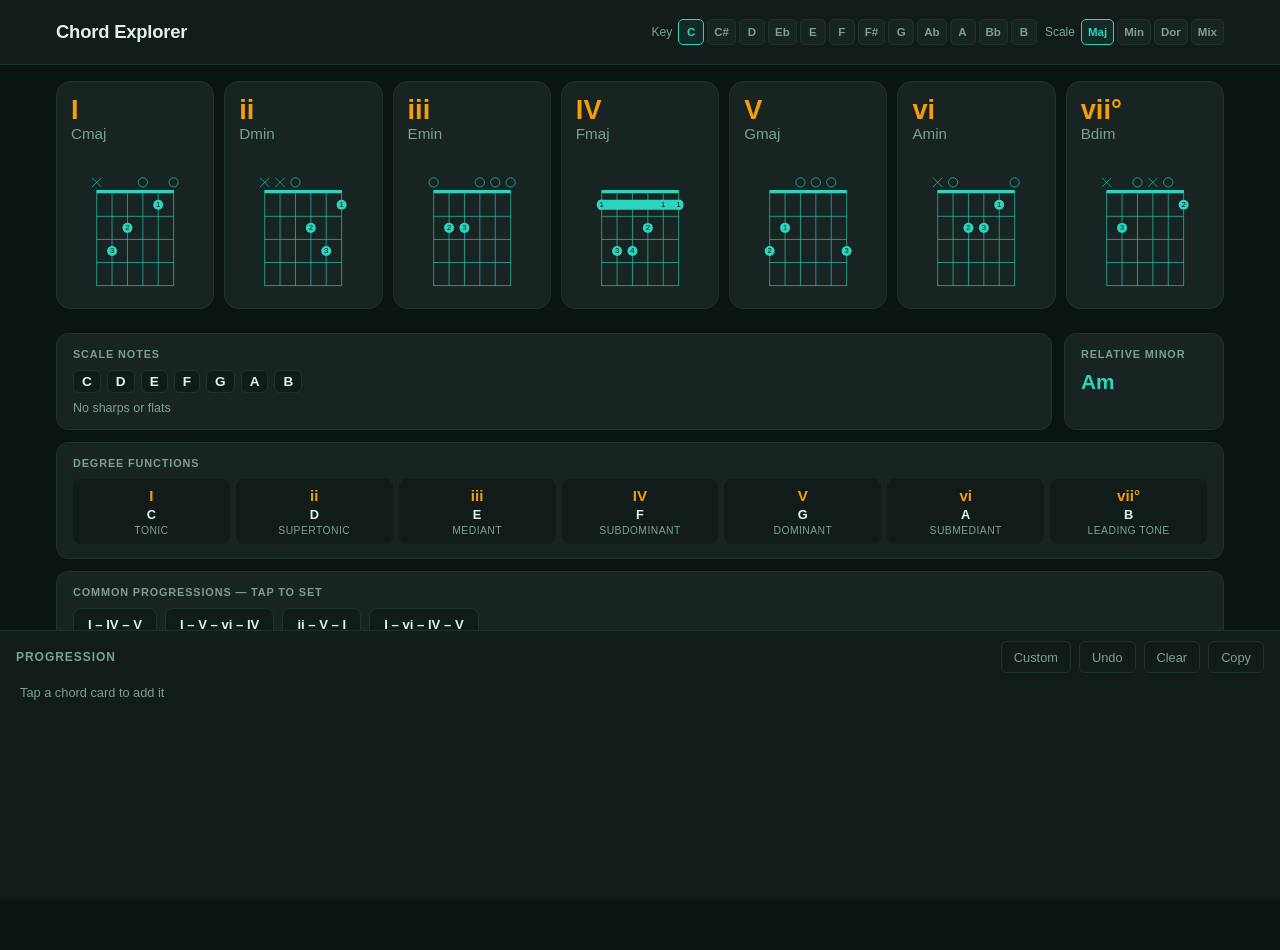
<file: chords/index.html>
<!doctype html>
<html lang="en">
  <head>
    <meta charset="UTF-8" />
    <meta name="viewport" content="width=device-width, initial-scale=1.0" />
    <title>Chord Explorer</title>
    <link rel="icon" type="image/svg+xml" href="data:image/svg+xml,<svg xmlns='http://www.w3.org/2000/svg' viewBox='0 0 100 100'><text y='.9em' font-size='90'>🎸</text></svg>" />
    <script type="module" crossorigin src="/chords/assets/index-BFsKRu4Z.js"></script>
    <link rel="stylesheet" crossorigin href="/chords/assets/index-DMAaNh43.css">
  </head>
  <body>
    <header id="app-header">
      <div class="header-inner">
        <h1 class="app-title">Chord Explorer</h1>
        <div class="controls">
          <div class="control-group">
            <label>Key</label>
            <div id="key-buttons" class="btn-group"></div>
          </div>
          <div class="control-group">
            <label>Scale</label>
            <div id="scale-buttons" class="btn-group"></div>
          </div>
        </div>
      </div>
    </header>

    <main>
      <div id="chord-grid"></div>
      <section id="theory-panel"></section>
    </main>

    <footer id="progression-bar">
      <div class="progression-header">
        <span class="progression-label">Progression</span>
        <div class="progression-actions">
          <button id="custom-chord-btn" class="btn-ghost">Custom</button>
          <button id="undo-btn" class="btn-ghost">Undo</button>
          <button id="clear-btn" class="btn-ghost">Clear</button>
          <button id="copy-btn" class="btn-ghost">Copy</button>
        </div>
      </div>
      <div class="progression-slots" id="progression-slots">
        <p class="progression-empty">Tap a chord card to add it</p>
      </div>
    </footer>

    <!-- Custom chord modal -->
    <div id="custom-modal" class="modal-backdrop" hidden>
      <div class="modal">
        <div class="modal-header">
          <h2 class="modal-title">Custom Chord</h2>
          <button id="modal-close" class="modal-close" aria-label="Close">×</button>
        </div>
        <p class="modal-hint">Tap a fret to place a finger. Tap the string label to toggle mute (✕) / open (○).</p>
        <div class="fret-editor">
          <div id="fret-grid"></div>
        </div>
        <div id="chord-id-result" class="chord-id-result" hidden></div>
        <div class="modal-footer">
          <input id="custom-chord-name" class="chord-name-input" type="text" placeholder="Name (optional, e.g. Cadd9)" maxlength="20" />
          <button id="custom-chord-add" class="btn-accent">Add to Progression</button>
        </div>
      </div>
    </div>

  </body>
</html>
</file>
<file: chords/assets/index-DMAaNh43.css>
:root{--bg: #0a1412;--surface: #111c1a;--card: #182422;--card-hover: #1e2c29;--accent: #2dd4bf;--accent-glow: rgba(45, 212, 191, .3);--accent2: #f59e0b;--text: #e0f0ed;--text-muted: #7a9e98;--border: #1e3330;--strong-color: #2dd4bf;--strong-glow: rgba(45, 212, 191, .35);--common-color: #67e8f9;--common-glow: rgba(103, 232, 249, .25);--possible-color: #6ee7b7;--possible-glow: rgba(110, 231, 183, .2);--header-height: 64px;--footer-height: 270px}*,*:before,*:after{box-sizing:border-box;margin:0;padding:0}html{font-size:16px;-webkit-text-size-adjust:100%;overflow-x:hidden}body{overflow-x:hidden}body{font-family:-apple-system,BlinkMacSystemFont,Segoe UI,Roboto,sans-serif;background:var(--bg);color:var(--text);min-height:100dvh;display:flex;flex-direction:column}#app-header{position:sticky;top:0;z-index:100;background:var(--surface);border-bottom:1px solid var(--border)}.header-inner{max-width:1200px;margin:0 auto;padding:10px 16px;display:flex;align-items:center;gap:12px;flex-wrap:wrap}@media (min-width: 480px){.header-inner{flex-wrap:nowrap;min-height:var(--header-height);padding:0 16px}}.app-title{font-size:1.15rem;font-weight:700;color:var(--text);letter-spacing:-.01em;white-space:nowrap;flex-shrink:0}.controls{display:flex;gap:8px;flex:1;justify-content:flex-end;align-items:center}.control-group{display:flex;align-items:center;gap:6px}.control-group label{font-size:.75rem;color:var(--text-muted);font-weight:500;white-space:nowrap}.btn-group{display:flex;flex-wrap:wrap;gap:3px}.selector-btn{background:var(--card);border:1px solid var(--border);color:var(--text-muted);border-radius:5px;padding:3px 6px;font-size:.72rem;font-weight:600;cursor:pointer;min-height:26px;min-width:26px;white-space:nowrap;transition:border-color .12s,color .12s,background .12s;-webkit-tap-highlight-color:transparent;font-family:inherit}.selector-btn.active{border-color:var(--accent);color:var(--accent);background:#2dd4bf14}.selector-btn:active{background:var(--card-hover)}main{flex:1;padding:16px;padding-bottom:calc(var(--footer-height) + 24px);max-width:1200px;margin:0 auto;width:100%}#chord-grid{display:grid;grid-template-columns:repeat(2,1fr);gap:10px}@media (min-width: 480px){#chord-grid{grid-template-columns:repeat(2,1fr)}}@media (min-width: 768px){#chord-grid{grid-template-columns:repeat(3,1fr)}}@media (min-width: 1024px){#chord-grid{grid-template-columns:repeat(4,1fr)}}@media (min-width: 1200px){#chord-grid{grid-template-columns:repeat(7,1fr)}}.chord-card{position:relative;background:var(--card);border:1px solid var(--border);border-radius:14px;padding:14px;cursor:pointer;transition:border-color .2s,box-shadow .2s,background-color .2s,transform .2s;display:flex;flex-direction:column;gap:10px;-webkit-tap-highlight-color:transparent;-webkit-user-select:none;user-select:none}@media (max-width: 479px){.header-inner{gap:6px;padding:8px 10px}.app-title{font-size:1rem}.control-group label{display:none}.controls{gap:6px;justify-content:flex-start;flex:0 0 100%}}@media (max-width: 479px){.chord-card{flex-direction:column;padding:10px;gap:6px}.diagram-container svg{height:auto}.numeral{font-size:1.4rem}.chord-card.active:after{content:none}}.chord-card:active{background:var(--card-hover)}.chord-card.active{border-color:var(--accent);background:#2dd4bf24;box-shadow:0 0 0 2px var(--accent),0 12px 40px #2dd4bf73;transform:translateY(-4px) scale(1.02);z-index:1}.chord-card.strength-strong{border-color:var(--strong-color);box-shadow:0 0 12px var(--strong-glow)}.chord-card.strength-common{border-color:var(--common-color);box-shadow:0 0 8px var(--common-glow)}.chord-card.strength-possible{border-color:var(--possible-color)}.chord-card.strength-unusual{border-color:var(--border)}.suggestion-badge{position:absolute;top:-10px;right:10px;font-size:.68rem;font-weight:700;padding:2px 8px;border-radius:20px;letter-spacing:.02em;text-transform:uppercase;pointer-events:none}.badge-strong{background:var(--strong-color);color:#0a1412}.badge-common{background:var(--common-color);color:#0a1412}.badge-possible{background:var(--possible-color);color:#0a1412}.card-top{display:flex;flex-direction:column;gap:2px}.numeral{font-size:1.7rem;font-weight:800;color:var(--accent2);line-height:1;font-variant-numeric:tabular-nums}.chord-name{font-size:.95rem;color:var(--text-muted);font-weight:500}.diagram-container{display:flex;align-items:center;justify-content:center;padding-bottom:6px}.diagram-container svg{width:100%;height:auto;max-width:170px}@media (min-width: 1024px){.diagram-container svg{max-width:220px}}.diagram-container .barre,.prog-diagram .barre{fill:#2dd4bf!important}.diagram-loading{width:40px;height:40px;flex-shrink:0;border:2px solid var(--border);border-top-color:var(--accent);border-radius:50%;animation:spin .8s linear infinite}@keyframes spin{to{transform:rotate(360deg)}}.no-fingering{font-size:.75rem;color:var(--text-muted);text-align:center;line-height:1.4}#progression-bar{position:fixed;bottom:0;left:0;right:0;z-index:100;background:var(--surface);border-top:1px solid var(--border);padding:10px 16px 12px;height:var(--footer-height);display:flex;flex-direction:column;gap:8px}.progression-header{display:flex;align-items:center;justify-content:space-between}.progression-label{font-size:.75rem;font-weight:700;color:var(--text-muted);text-transform:uppercase;letter-spacing:.08em}.progression-actions{display:flex;gap:8px}.btn-ghost{background:transparent;border:1px solid var(--border);color:var(--text-muted);border-radius:6px;padding:4px 12px;font-size:.8rem;cursor:pointer;min-height:32px;transition:border-color .15s,color .15s}.btn-ghost:active,.btn-ghost:hover{border-color:var(--text-muted);color:var(--text)}.modal-backdrop{position:fixed;top:0;right:0;bottom:0;left:0;z-index:200;background:#000000b3;display:flex;align-items:center;justify-content:center;padding:16px}.modal-backdrop[hidden]{display:none}.modal{background:var(--surface);border:1px solid var(--border);border-radius:16px;padding:20px;width:100%;max-width:420px;display:flex;flex-direction:column;gap:14px}.modal-header{display:flex;align-items:center;justify-content:space-between}.modal-title{font-size:1rem;font-weight:700}.modal-close{background:none;border:none;color:var(--text-muted);font-size:1.4rem;cursor:pointer;line-height:1;padding:0 4px}.modal-hint{font-size:.75rem;color:var(--text-muted);line-height:1.4}.fret-editor{overflow-x:auto}.fret-nav-row{display:flex;align-items:center;justify-content:center;gap:12px;margin-bottom:8px}.fret-nav-btn{background:var(--card);border:1px solid var(--border);color:var(--text);border-radius:6px;width:32px;height:32px;font-size:.75rem;cursor:pointer;transition:background .12s}.fret-nav-btn:disabled{opacity:.3;cursor:default}.fret-nav-btn:not(:disabled):active{background:var(--border)}.fret-nav-label{font-size:.8rem;color:var(--text-muted);min-width:80px;text-align:center}.fret-row{display:flex;gap:6px;margin-bottom:6px;align-items:center}.fret-label-cell{width:24px;flex-shrink:0;font-size:.7rem;color:var(--text-muted);text-align:right;padding-right:4px;background:none;border:none;cursor:pointer;border-radius:4px;-webkit-tap-highlight-color:transparent;align-self:stretch}.fret-label-cell:active{color:var(--accent);background:var(--accent-glow)}.string-header{flex:1;background:var(--card);border:1px solid var(--border);color:var(--text-muted);border-radius:6px;height:36px;font-size:.8rem;font-weight:600;cursor:pointer;transition:background .12s,color .12s;-webkit-tap-highlight-color:transparent}.string-header:active{background:var(--border)}.string-header.is-muted{color:var(--text-muted);border-color:var(--text-muted)}.fret-cell{flex:1;background:var(--card);border:1px solid var(--border);border-radius:6px;height:36px;cursor:pointer;transition:background .12s,border-color .12s;-webkit-tap-highlight-color:transparent}.fret-cell.active{background:var(--accent);border-color:var(--accent)}.fret-cell.muted{opacity:.3;cursor:default}.chord-id-result{font-size:.82rem;font-weight:600;padding:8px 12px;border-radius:8px;text-align:center;letter-spacing:.01em}.chord-id-result[hidden]{display:none}.chord-id-in-key{background:#2dd4bf1a;color:var(--accent);border:1px solid rgba(45,212,191,.3)}.chord-id-out-of-key{background:#8891a814;color:var(--text-muted);border:1px solid var(--border)}.modal-footer{display:flex;gap:8px;align-items:center}.chord-name-input{flex:1;background:var(--card);border:1px solid var(--border);border-radius:8px;color:var(--text);padding:0 12px;height:40px;font-size:.9rem;min-width:0}.chord-name-input:focus{outline:none;border-color:var(--accent)}.btn-accent{background:var(--accent);border:none;color:#fff;border-radius:8px;padding:0 16px;height:40px;font-size:.85rem;font-weight:600;cursor:pointer;white-space:nowrap;flex-shrink:0;transition:opacity .15s}.btn-accent:active{opacity:.8}.progression-slots{display:flex;gap:8px;overflow-x:auto;overflow-y:visible;padding:10px 4px 2px;margin-top:-10px;scrollbar-width:none;-webkit-overflow-scrolling:touch}.progression-slots::-webkit-scrollbar{display:none}.progression-empty{font-size:.8rem;color:var(--text-muted);padding:4px 0}.prog-slot{flex-shrink:0;display:flex;flex-direction:column;align-items:center;gap:6px;background:var(--card);border:1px solid var(--border);border-radius:10px;padding:8px 14px 12px;position:relative;min-width:116px;cursor:pointer}.prog-diagram{width:108px}.prog-diagram svg{width:108px;height:112px}.prog-slot-selected{border-color:var(--accent2);box-shadow:0 0 0 2px var(--accent2);cursor:pointer}.prog-slot-selected:after{content:"▶";position:absolute;right:-14px;top:50%;transform:translateY(-50%);font-size:.65rem;color:var(--accent2);pointer-events:none;z-index:1}.prog-numeral{font-size:1.3rem;font-weight:700;color:var(--accent2)}.prog-name{font-size:1rem;color:var(--text-muted);white-space:nowrap}.prog-remove{position:absolute;top:-9px;right:-9px;background:var(--surface);border:1px solid rgba(239,68,68,.4);color:#ef4444;cursor:pointer;font-size:.8rem;line-height:1;width:20px;height:20px;display:flex;align-items:center;justify-content:center;border-radius:50%;transition:background .15s,border-color .15s}.prog-remove:active{background:#ef444426;border-color:#ef4444}.prog-position{font-size:.65rem;color:var(--text-muted);opacity:.5;font-variant-numeric:tabular-nums}.prog-key-divider{flex-shrink:0;display:flex;flex-direction:column;align-items:center;justify-content:center;gap:4px;padding:0 4px;align-self:stretch}.prog-key-divider:before{content:"";display:block;width:1px;flex:1;background:var(--accent);opacity:.4;margin:0 auto}.prog-key-label{font-size:.62rem;font-weight:700;color:var(--accent);letter-spacing:.04em;text-transform:uppercase;writing-mode:vertical-rl;text-orientation:mixed;opacity:.7}#theory-panel{margin-top:24px;display:flex;flex-direction:column;gap:12px}.theory-row{display:flex;gap:12px;flex-wrap:wrap}.theory-block{background:var(--card);border:1px solid var(--border);border-radius:12px;padding:14px 16px}.theory-block-scale{flex:1;min-width:220px}.theory-block-related{min-width:160px}.theory-block-full{width:100%}.theory-label{font-size:.68rem;font-weight:700;text-transform:uppercase;letter-spacing:.08em;color:var(--text-muted);margin-bottom:10px}.theory-notes{display:flex;flex-wrap:wrap;gap:6px;margin-bottom:8px}.note-chip{background:var(--surface);border:1px solid var(--border);border-radius:6px;padding:3px 8px;font-size:.85rem;font-weight:600;color:var(--text)}.theory-keysig{font-size:.78rem;color:var(--text-muted)}.theory-related-key{font-size:1.3rem;font-weight:700;color:var(--accent);margin-top:2px}.theory-functions{display:grid;grid-template-columns:repeat(7,1fr);gap:6px}@media (max-width: 767px){.theory-functions{grid-template-columns:repeat(4,1fr)}}.theory-fn{display:flex;flex-direction:column;align-items:center;gap:3px;background:var(--surface);border-radius:8px;padding:8px 4px;text-align:center}.fn-numeral{font-size:.95rem;font-weight:700;color:var(--accent2)}.fn-root{font-size:.8rem;font-weight:600;color:var(--text)}.fn-name{font-size:.65rem;color:var(--text-muted);text-transform:uppercase;letter-spacing:.04em}.theory-progressions{display:flex;flex-wrap:wrap;gap:8px}.prog-preset{background:var(--surface);border:1px solid var(--border);color:var(--text);border-radius:8px;padding:8px 14px;font-size:.82rem;font-weight:600;cursor:pointer;font-family:inherit;transition:border-color .15s,color .15s,background .15s;-webkit-tap-highlight-color:transparent}.prog-preset:hover,.prog-preset:active{border-color:var(--accent);color:var(--accent);background:#2dd4bf0f}
</file>
